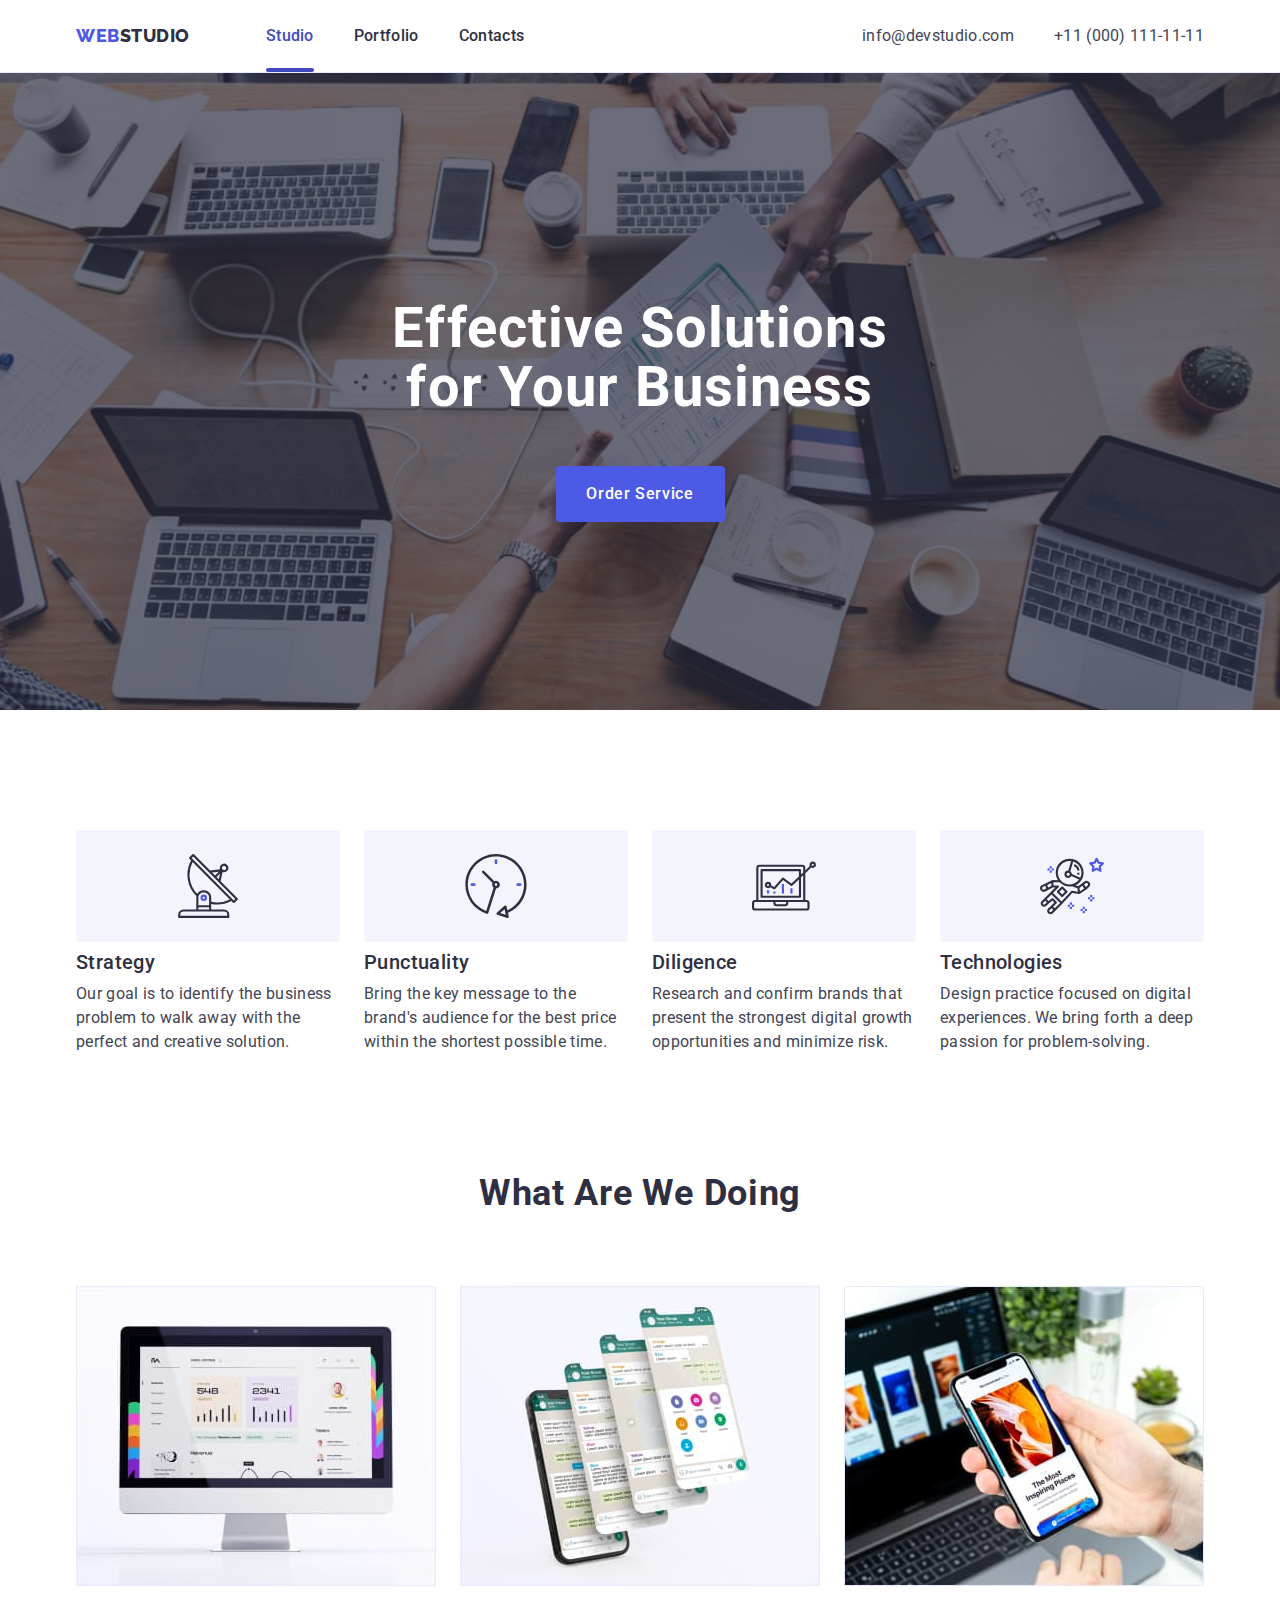
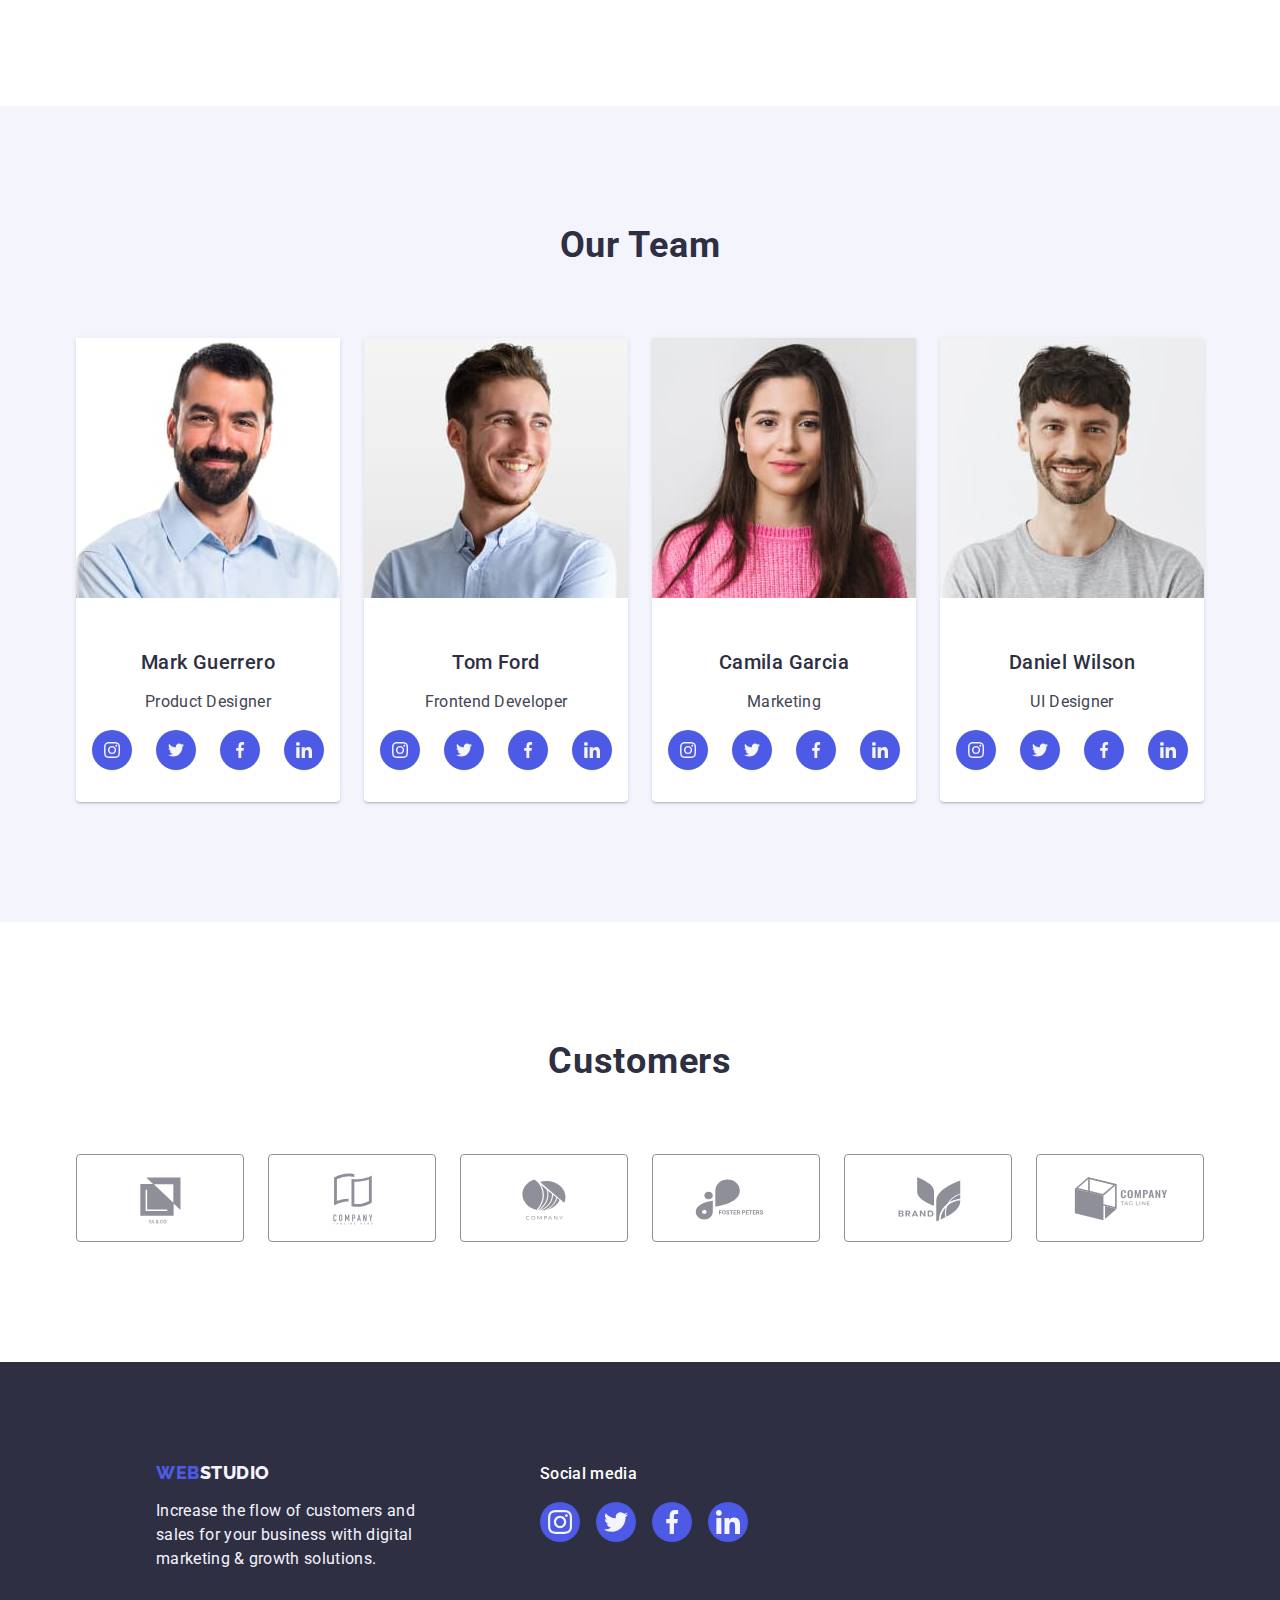
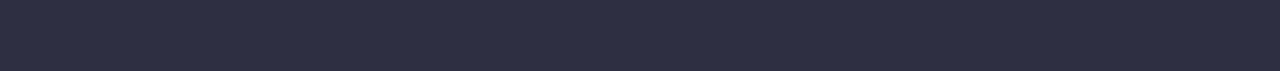
<file: index.html>
<!DOCTYPE html>
<html lang="en">
  <head>
    <meta charset="UTF-8" />
    <meta http-equiv="X-UA-Compatible" content="IE=edge" />
    <meta name="viewport" content="width=device-width, initial-scale=1.0" />
    <title>Document</title>
    <link rel="stylesheet" href="https://cdn.jsdelivr.net/npm/modern-normalize@1.1.0/modern-normalize.min.css" />
    <!-- Font sizes -->
    <link rel="preconnect" href="https://fonts.googleapis.com" />
    <link rel="preconnect" href="https://fonts.gstatic.com" crossorigin />
    <link
      href="https://fonts.googleapis.com/css2?family=Montserrat:wght@400;700&family=Raleway:wght@800&family=Roboto:wght@400;500;700&display=swap"
      rel="stylesheet"
    />
    <link rel="stylesheet" href="./css/styles.css" />
  </head>

  <body class="body">
    <!-- HEADER -->
    <header class="header">
      <div class="header-container container">
        <nav class="menu-nav list">
          <a class="logo link" href="./index.html"> Web<span class="logo-header">Studio</span></a>
          <ul class="header-list list">
            <li class="header-nav-item">
              <a class="header-menu-link current-link" href="./index.html">Studio</a>
            </li>
            <li class="header-nav-item">
              <a class="header-menu-link" href="./portfolio.html">Portfolio</a>
            </li>
            <li class="header-nav-item">
              <a class="header-menu-link" href="">Contacts</a>
            </li>
          </ul>
        </nav>
        <address class="address">
          <ul class="address-list list">
            <li class="contact-item">
              <a class="header-link link" href="mailto:info@devstudio.com">info@devstudio.com</a>
            </li>
            <li class="contact-item">
              <a class="header-link link" href="tel:+110001111111">+11 (000) 111-11-11</a>
            </li>
          </ul>
        </address>
      </div>
    </header>
    <!-- Main -->
    <main class="main">
      <section class="main-section">
        <div class="container">
          <h1 class="main-title">Effective Solutions for Your Business</h1>
          <button class="button-order" type="button" data-modal-open>Order Service</button>
        </div>
      </section>
      <!-- About -->
      <section class="about">
        <div class="container">
          <h2 class="about-features" hidden>Features</h2>
          <ul class="about-list list">
            <li class="about-icon">
              <div class="features-icon">
                <svg class="about-icon-style" width="64" height="64">
                  <use href="./images/icons.svg#antenna"></use>
                </svg>
              </div>
              <h3 class="about-header">Strategy</h3>
              <p class="body-text">
                Our goal is to identify the business problem to walk away with the perfect and creative solution.
              </p>
            </li>
            <li class="about-icon">
              <div class="features-icon">
                <svg class="about-icon-style" width="64" height="64">
                  <use href="./images/icons.svg#punctuality"></use>
                </svg>
              </div>
              <h3 class="about-header">Punctuality</h3>
              <p class="body-text">
                Bring the key message to the brand's audience for the best price within the shortest possible time.
              </p>
            </li>
            <li class="about-icon">
              <div class="features-icon">
                <svg class="about-icon-style" width="64" height="64">
                  <use href="./images/icons.svg#diligence"></use>
                </svg>
              </div>
              <h3 class="about-header">Diligence</h3>
              <p class="body-text">
                Research and confirm brands that present the strongest digital growth opportunities and minimize risk.
              </p>
            </li>
            <li class="about-icon">
              <div class="features-icon">
                <svg class="about-icon-style" width="64" height="64">
                  <use href="./images/icons.svg#technologies"></use>
                </svg>
              </div>
              <h3 class="about-header">Technologies</h3>
              <p class="body-text">
                Design practice focused on digital experiences. We bring forth a deep passion for problem-solving.
              </p>
            </li>
          </ul>
        </div>
      </section>
      <!-- We doing -->
      <section class="doing">
        <div class="container">
          <h2 class="doing-title">What are we doing</h2>
          <ul class="doing-list list">
            <li class="doing-list-img">
              <img src="./images/imac.jpg" alt="desktop" width="360" height="300" />
            </li>
            <li class="doing-list-img">
              <img src="./images/app.jpg" alt="application" width="360" height="300" />
            </li>
            <li class="doing-list-img">
              <img src="./images/mob.jpg" alt="smartphone" width="360" height="300" />
            </li>
          </ul>
        </div>
      </section>
      <!-- OUR TEAM -->
      <section class="team">
        <div class="container">
          <h2 class="team-title">Our Team</h2>
          <ul class="team-list list">
            <li class="team-list-card">
              <img src="./images/guerrero.jpg" alt="Product-Designer" width="264" height="260" />
              <div class="team-text">
                <h3 class="team-header">Mark Guerrero</h3>
                <p class="team-body-text">Product Designer</p>
                <ul class="team-social">
                  <li class="team-social-item">
                    <a
                      class="social-link-team"
                      href=""
                      target="_blank"
                      rel="noopener n0-referrer"
                      aria-label="instagram"
                    >
                      <svg class="social-icon" width="16" height="16">
                        <use href="./images/icons.svg#instagram"></use>
                      </svg>
                    </a>
                  </li>
                  <li class="team-social-item">
                    <a class="social-link-team" href="" target="_blank" rel="noopener n0-referrer" aria-label="twitter">
                      <svg class="social-icon" width="16" height="16">
                        <use href="./images/icons.svg#twitter"></use>
                      </svg>
                    </a>
                  </li>
                  <li class="team-social-item">
                    <a
                      class="social-link-team"
                      href=""
                      target="_blank"
                      rel="noopener n0-referrer"
                      aria-label="facebook"
                    >
                      <svg class="social-icon" width="16" height="16">
                        <use href="./images/icons.svg#facebook"></use>
                      </svg>
                    </a>
                  </li>
                  <li class="team-social-item">
                    <a
                      class="social-link-team"
                      href=""
                      target="_blank"
                      rel="noopener n0-referrer"
                      aria-label="linkedin"
                    >
                      <svg class="social-icon" width="16" height="16">
                        <use href="./images/icons.svg#linkedin"></use>
                      </svg>
                    </a>
                  </li>
                </ul>
              </div>
            </li>
            <li class="team-list-card">
              <img src="./images/ford.jpg" alt="Tom-Ford" width="264" height="260" />
              <div class="team-text">
                <h3 class="team-header">Tom Ford</h3>
                <p class="team-body-text">Frontend Developer</p>

                <ul class="team-social">
                  <li class="team-social-item">
                    <a
                      class="social-link-team"
                      href=""
                      target="_blank"
                      rel="noopener n0-referrer"
                      aria-label="instagram"
                    >
                      <svg class="social-icon" width="16" height="16">
                        <use href="./images/icons.svg#instagram"></use>
                      </svg>
                    </a>
                  </li>
                  <li class="team-social-item">
                    <a class="social-link-team" href="" target="_blank" rel="noopener n0-referrer" aria-label="twitter">
                      <svg class="social-icon" width="16" height="16">
                        <use href="./images/icons.svg#twitter"></use>
                      </svg>
                    </a>
                  </li>
                  <li class="team-social-item">
                    <a
                      class="social-link-team"
                      href=""
                      target="_blank"
                      rel="noopener n0-referrer"
                      aria-label="facebook"
                    >
                      <svg class="social-icon" width="16" height="16">
                        <use href="./images/icons.svg#facebook"></use>
                      </svg>
                    </a>
                  </li>
                  <li class="team-social-item">
                    <a
                      class="social-link-team"
                      href=""
                      target="_blank"
                      rel="noopener n0-referrer"
                      aria-label="linkedin"
                    >
                      <svg class="social-icon" width="16" height="16">
                        <use href="./images/icons.svg#linkedin"></use>
                      </svg>
                    </a>
                  </li>
                </ul>
              </div>
            </li>
            <li class="team-list-card">
              <img src="./images/garcia.jpg" alt="Camila-Garcia" width="264" height="260" />
              <div class="team-text">
                <h3 class="team-header">Camila Garcia</h3>
                <p class="team-body-text">Marketing</p>

                <ul class="team-social">
                  <li class="team-social-item">
                    <a
                      class="social-link-team"
                      href=""
                      target="_blank"
                      rel="noopener n0-referrer"
                      aria-label="instagram"
                    >
                      <svg class="social-icon" width="16" height="16">
                        <use href="./images/icons.svg#instagram"></use>
                      </svg>
                    </a>
                  </li>
                  <li class="team-social-item">
                    <a class="social-link-team" href="" target="_blank" rel="noopener n0-referrer" aria-label="twitter">
                      <svg class="social-icon" width="16" height="16">
                        <use href="./images/icons.svg#twitter"></use>
                      </svg>
                    </a>
                  </li>
                  <li class="team-social-item">
                    <a
                      class="social-link-team"
                      href=""
                      target="_blank"
                      rel="noopener n0-referrer"
                      aria-label="facebook"
                    >
                      <svg class="social-icon" width="16" height="16">
                        <use href="./images/icons.svg#facebook"></use>
                      </svg>
                    </a>
                  </li>
                  <li class="team-social-item">
                    <a
                      class="social-link-team"
                      href=""
                      target="_blank"
                      rel="noopener n0-referrer"
                      aria-label="linkedin"
                    >
                      <svg class="social-icon" width="16" height="16">
                        <use href="./images/icons.svg#linkedin"></use>
                      </svg>
                    </a>
                  </li>
                </ul>
              </div>
            </li>
            <li class="team-list-card">
              <img src="./images/wilson.jpg" alt="Daniel-Wilson" width="264" height="260" />
              <div class="team-text">
                <h3 class="team-header">Daniel Wilson</h3>
                <p class="team-body-text">UI Designer</p>
                <ul class="team-social">
                  <li class="team-social-item">
                    <a
                      class="social-link-team"
                      href=""
                      target="_blank"
                      rel="noopener n0-referrer"
                      aria-label="instagram"
                    >
                      <svg class="social-icon" width="16" height="16">
                        <use href="./images/icons.svg#instagram"></use>
                      </svg>
                    </a>
                  </li>
                  <li class="team-social-item">
                    <a class="social-link-team" href="" target="_blank" rel="noopener n0-referrer" aria-label="twitter">
                      <svg class="social-icon" width="16" height="16">
                        <use href="./images/icons.svg#twitter"></use>
                      </svg>
                    </a>
                  </li>
                  <li class="team-social-item">
                    <a
                      class="social-link-team"
                      href=""
                      target="_blank"
                      rel="noopener n0-referrer"
                      aria-label="facebook"
                    >
                      <svg class="social-icon" width="16" height="16">
                        <use href="./images/icons.svg#facebook"></use>
                      </svg>
                    </a>
                  </li>
                  <li class="team-social-item">
                    <a
                      class="social-link-team"
                      href=""
                      target="_blank"
                      rel="noopener n0-referrer"
                      aria-label="linkedin"
                    >
                      <svg class="social-icon" width="16" height="16">
                        <use href="./images/icons.svg#linkedin"></use>
                      </svg>
                    </a>
                  </li>
                </ul>
              </div>
            </li>
          </ul>
        </div>
      </section>

      <!-- CUSTOMERS -->
      <section class="customers">
        <div class="container">
          <h2 class="customers-title">Customers</h2>
          <ul class="customers-list list">
            <li class="customers-list-card">
              <a class="customers-list-link" href="" target="_blank" rel="noopener n0-referrer" aria-label="client1">
                <svg class="customers-icon" width="104" height="56">
                  <use href="./images/icons.svg#client1"></use>
                </svg>
              </a>
            </li>
            <li class="customers-list-card">
              <a class="customers-list-link" href="" target="_blank" rel="noopener n0-referrer" aria-label="client2">
                <svg class="customers-icon" width="104" height="56">
                  <use href="./images/icons.svg#client2"></use>
                </svg>
              </a>
            </li>
            <li class="customers-list-card">
              <a class="customers-list-link" href="" target="_blank" rel="noopener n0-referrer" aria-label="client3">
                <svg class="customers-icon" width="104" height="56">
                  <use href="./images/icons.svg#client3"></use>
                </svg>
              </a>
            </li>
            <li class="customers-list-card">
              <a class="customers-list-link" href="" target="_blank" rel="noopener n0-referrer" aria-label="client4">
                <svg class="customers-icon" width="104" height="56">
                  <use href="./images/icons.svg#client4"></use>
                </svg>
              </a>
            </li>
            <li class="customers-list-card">
              <a class="customers-list-link" href="" target="_blank" rel="noopener n0-referrer" aria-label="client5">
                <svg class="customers-icon" width="104" height="56">
                  <use href="./images/icons.svg#client5"></use>
                </svg>
              </a>
            </li>
            <li class="customers-list-card">
              <a class="customers-list-link" href="" target="_blank" rel="noopener n0-referrer" aria-label="client6">
                <svg class="customers-icon" width="104" height="56">
                  <use href="./images/icons.svg#client6"></use>
                </svg>
              </a>
            </li>
          </ul>
        </div>
      </section>
    </main>

    <!-- FOOTER -->
    <footer class="footer">
      <div class="footer-container">
        <div class="footer-logo">
          <a class="logo-link" href="./index.html"> Web<span class="logo-footer">Studio</span></a>
          <p class="footer-text">
            Increase the flow of customers and sales for your business with digital marketing & growth solutions.
          </p>
        </div>

        <div class="social-links">
          <p class="footer-social-title">Social media</p>
          <ul class="footer-social-list">
            <li class="footer-social-card">
              <a class="social-link" href="" target="_blank" rel="noopener n0-referrer" aria-label="instagram">
                <svg class="social-icon" width="24" height="24">
                  <use href="./images/icons.svg#instagram"></use>
                </svg>
              </a>
            </li>
            <li class="footer-social-card">
              <a class="social-link" href="" target="_blank" rel="noopener n0-referrer" aria-label="twitter">
                <svg class="social-icon" width="24" height="24">
                  <use href="./images/icons.svg#twitter"></use>
                </svg>
              </a>
            </li>
            <li class="footer-social-card">
              <a class="social-link" href="" target="_blank" rel="noopener n0-referrer" aria-label="facebook">
                <svg class="social-icon" width="24" height="24">
                  <use href="./images/icons.svg#facebook"></use>
                </svg>
              </a>
            </li>
            <li class="footer-social-card">
              <a class="social-link" href="" target="_blank" rel="noopener n0-referrer" aria-label="linkedin">
                <svg class="social-icon" width="24" height="24">
                  <use href="./images/icons.svg#linkedin"></use>
                </svg>
              </a>
            </li>
          </ul>
        </div>
      </div>
    </footer>

    <!-- Modal window -->

    <div class="backdrop is-hidden" data-modal>
      <div class="modal">
        <button class="modal-close-btn" type="button" data-modal-close>
          <svg class="modal-close-icon" width="8" height="8">
            <use href="./images/icons.svg#close-black"></use>
          </svg>
        </button>
      </div>
    </div>
    <script src="./js/modal.js"></script>
  </body>
</html>
</file>
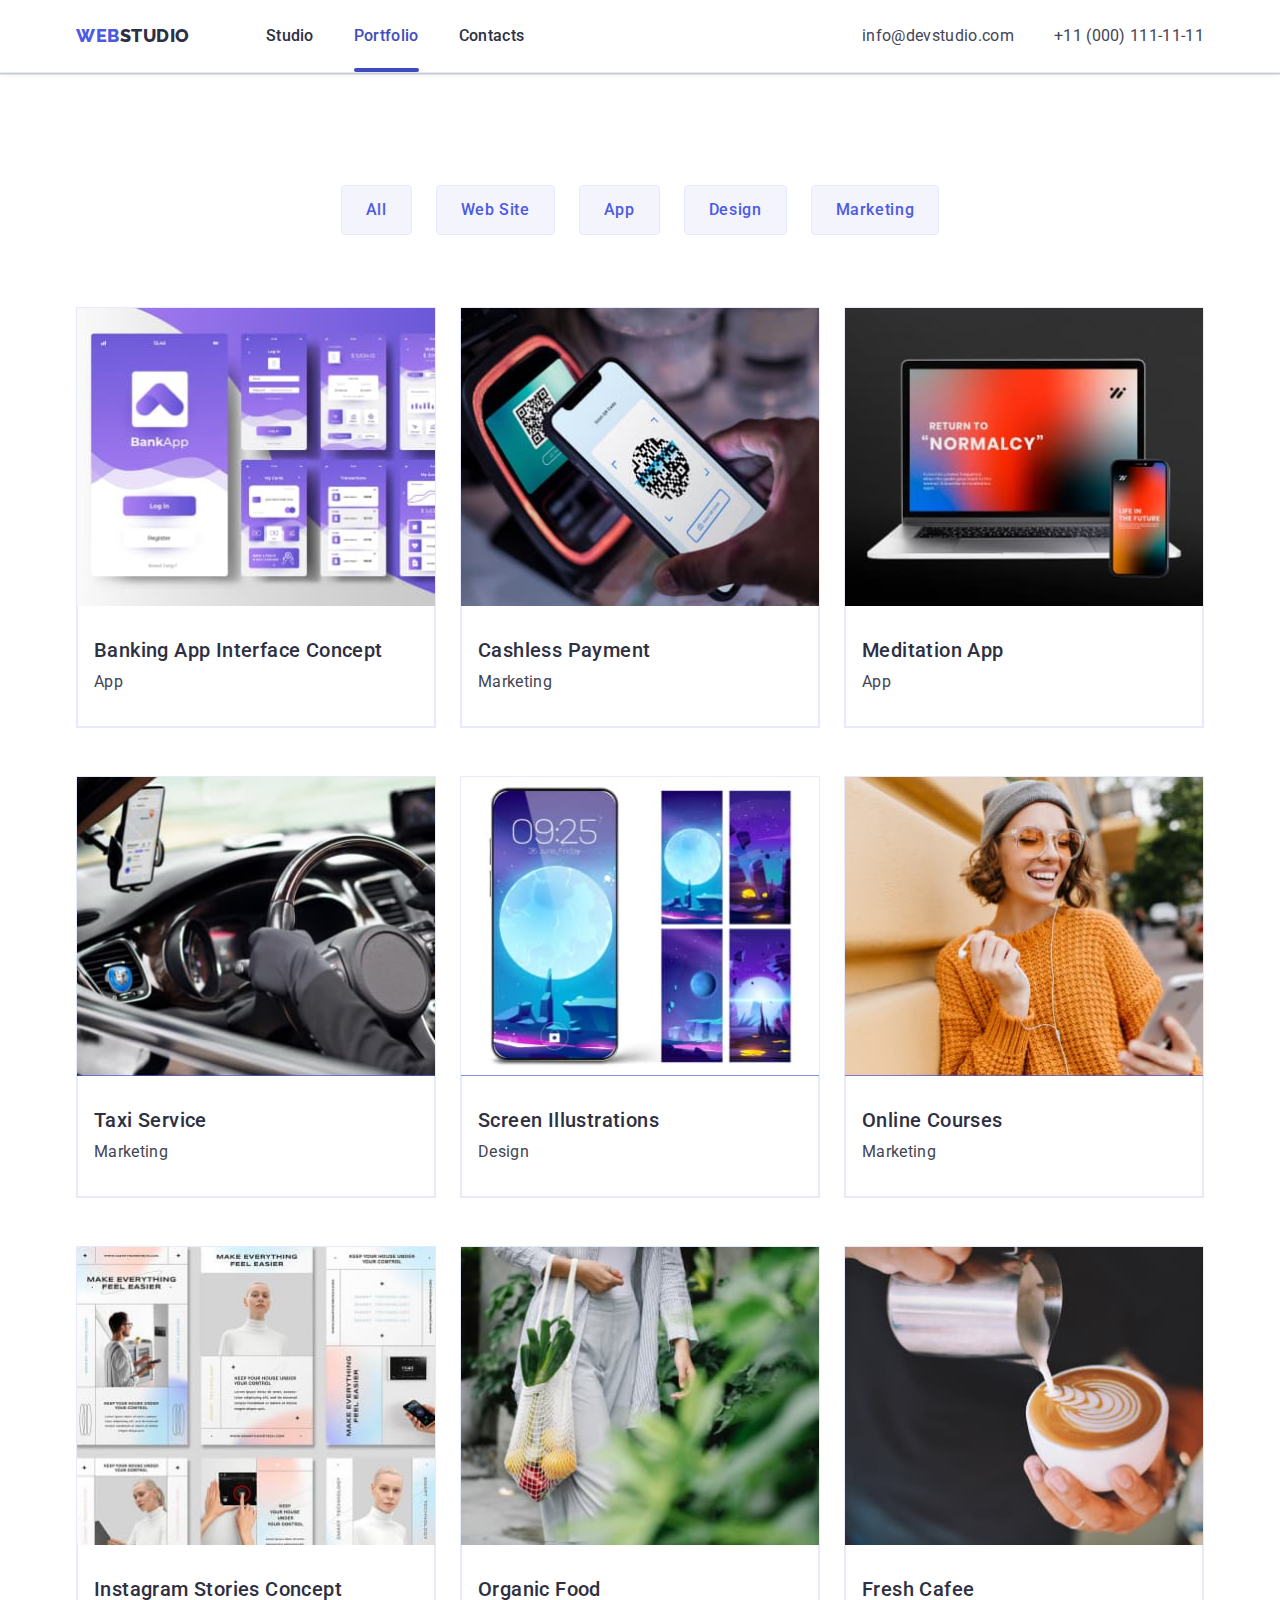
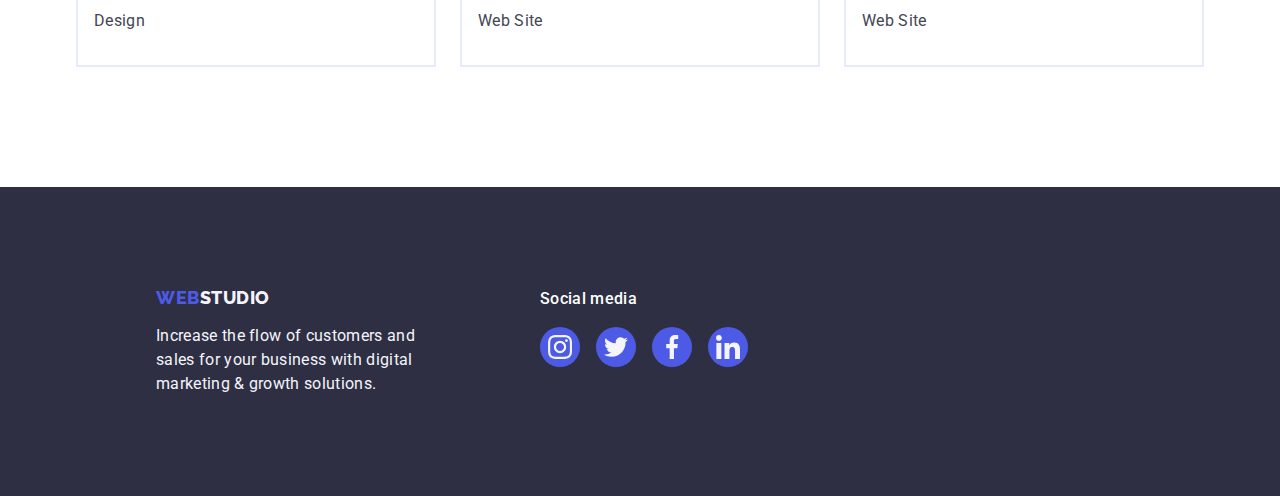
<file: portfolio.html>
<!DOCTYPE html>
<html lang="en">
  <head>
    <meta charset="UTF-8" />
    <meta http-equiv="X-UA-Compatible" content="IE=edge" />
    <meta name="viewport" content="width=device-width, initial-scale=1.0" />
    <title>Document</title>
    <link rel="stylesheet" href="https://cdn.jsdelivr.net/npm/modern-normalize@1.1.0/modern-normalize.min.css" />
    <!-- Font sizes -->
    <link rel="preconnect" href="https://fonts.googleapis.com" />
    <link rel="preconnect" href="https://fonts.gstatic.com" crossorigin />
    <link
      href="https://fonts.googleapis.com/css2?family=Montserrat:wght@400;700&family=Raleway:wght@800&family=Roboto:wght@400;500;700&display=swap"
      rel="stylesheet"
    />

    <link rel="stylesheet" href="./css/styles.css" />
  </head>
  <body>
    <!-- Header -->
    <header class="header">
      <div class="header-container container">
        <nav class="menu-nav list">
          <a class="logo link" href="./index.html"> Web<span class="logo-header">Studio</span></a>
          <ul class="header-list list">
            <li class="header-nav-item">
              <a class="header-menu-link" href="./index.html">Studio</a>
            </li>
            <li class="header-nav-item">
              <a class="header-menu-link current-link" href="./portfolio.html">Portfolio</a>
            </li>
            <li class="header-nav-item">
              <a class="header-menu-link" href="">Contacts</a>
            </li>
          </ul>
        </nav>
        <address class="address">
          <ul class="address-list list">
            <li class="contact-item">
              <a class="header-link link" href="mailto:info@devstudio.com">info@devstudio.com</a>
            </li>
            <li class="contact-item">
              <a class="header-link link" href="tel:+110001111111">+11 (000) 111-11-11</a>
            </li>
          </ul>
        </address>
      </div>
    </header>
    <!-- Filters -->
    <main>
      <section class="filters">
        <div class="container">
          <h1 hidden>Filters Portfolio</h1>
          <ul class="button-list-filters">
            <li><button class="filter-button" type="button">All</button></li>
            <li><button class="filter-button" type="button">Web Site</button></li>
            <li><button class="filter-button" type="button">App</button></li>
            <li><button class="filter-button" type="button">Design</button></li>
            <li><button class="filter-button" type="button">Marketing</button></li>
          </ul>
          <ul class="portfolio-list">
            <li class="portfolio link">
              <a class="portfolio-item link" href="">
                <div class="portfolio-overlay">
                  <img src="./images/portfolio/banking.jpg" alt="banking" width="360" height="300" />
                  <p class="overlay">
                    14 Stylish and User-Friendly App Design Concepts · Task Manager App · Calorie Tracker App · Exotic
                    Fruit Ecommerce App · Cloud Storage App
                  </p>
                </div>
                <div class="portfolio-project-content">
                  <h2 class="about-header">Banking App Interface Concept</h2>
                  <p class="body-text">App</p>
                </div>
              </a>
            </li>
            <li class="portfolio link">
              <a class="portfolio-item link" href="">
                <div class="portfolio-overlay">
                  <img src="./images/portfolio/cashless.jpg" alt="cashless" width="360" height="300" />
                  <p class="overlay">
                    14 Stylish and User-Friendly App Design Concepts · Task Manager App · Calorie Tracker App · Exotic
                    Fruit Ecommerce App · Cloud Storage App
                  </p>
                </div>
                <div class="portfolio-project-content">
                  <h2 class="about-header">Cashless Payment</h2>
                  <p class="body-text">Marketing</p>
                </div>
              </a>
            </li>
            <li class="portfolio link">
              <a class="portfolio-item link" href="">
                <div class="portfolio-overlay">
                  <img src="./images/portfolio/meditation.jpg" alt="meditation" width="360" height="300" />
                  <p class="overlay">
                    14 Stylish and User-Friendly App Design Concepts · Task Manager App · Calorie Tracker App · Exotic
                    Fruit Ecommerce App · Cloud Storage App
                  </p>
                </div>
                <div class="portfolio-project-content">
                  <h2 class="about-header">Meditation App</h2>
                  <p class="body-text">App</p>
                </div>
              </a>
            </li>
            <li class="portfolio link">
              <a class="portfolio-item link" href="">
                <div class="portfolio-overlay">
                  <img src="./images/portfolio/taxi1.jpg" alt="taxi" width="360" height="300" />
                  <p class="overlay">
                    14 Stylish and User-Friendly App Design Concepts · Task Manager App · Calorie Tracker App · Exotic
                    Fruit Ecommerce App · Cloud Storage App
                  </p>
                </div>
                <div class="portfolio-project-content">
                  <h2 class="about-header">Taxi Service</h2>
                  <p class="body-text">Marketing</p>
                </div>
              </a>
            </li>
            <li class="portfolio link">
              <a class="portfolio-item link" href="">
                <div class="portfolio-overlay">
                  <img src="./images/portfolio/screen1.jpg" alt="screen" width="360" height="300" />
                  <p class="overlay">
                    14 Stylish and User-Friendly App Design Concepts · Task Manager App · Calorie Tracker App · Exotic
                    Fruit Ecommerce App · Cloud Storage App
                  </p>
                </div>
                <div class="portfolio-project-content">
                  <h2 class="about-header">Screen Illustrations</h2>
                  <p class="body-text">Design</p>
                </div>
              </a>
            </li>
            <li class="portfolio link">
              <a class="portfolio-item link" href="">
                <div class="portfolio-overlay">
                  <img src="./images/portfolio/online1.jpg" alt="onliine" width="360" height="300" />
                  <p class="overlay">
                    14 Stylish and User-Friendly App Design Concepts · Task Manager App · Calorie Tracker App · Exotic
                    Fruit Ecommerce App · Cloud Storage App
                  </p>
                </div>
                <div class="portfolio-project-content">
                  <h2 class="about-header">Online Courses</h2>
                  <p class="body-text">Marketing</p>
                </div>
              </a>
            </li>
            <li class="portfolio link">
              <a class="portfolio-item link" href="">
                <div class="portfolio-overlay">
                  <img src="./images/portfolio/instagram1.jpg" alt="instagram" width="360" height="300" />
                  <p class="overlay">
                    14 Stylish and User-Friendly App Design Concepts · Task Manager App · Calorie Tracker App · Exotic
                    Fruit Ecommerce App · Cloud Storage App
                  </p>
                </div>
                <div class="portfolio-project-content">
                  <h2 class="about-header">Instagram Stories Concept</h2>
                  <p class="body-text">Design</p>
                </div>
              </a>
            </li>
            <li class="portfolio link">
              <a class="portfolio-item link" href="">
                <div class="portfolio-overlay">
                  <img src="./images/portfolio/organic1.jpg" alt="organic" width="360" height="300" />
                  <p class="overlay">
                    14 Stylish and User-Friendly App Design Concepts · Task Manager App · Calorie Tracker App · Exotic
                    Fruit Ecommerce App · Cloud Storage App
                  </p>
                </div>
                <div class="portfolio-project-content">
                  <h2 class="about-header">Organic Food</h2>
                  <p class="body-text">Web Site</p>
                </div>
              </a>
            </li>
            <li class="portfolio link">
              <a class="portfolio-item link" href="">
                <div class="portfolio-overlay">
                  <img src="./images/portfolio/fresh1.jpg" alt="organic" width="360" height="300" />
                  <p class="overlay">
                    14 Stylish and User-Friendly App Design Concepts · Task Manager App · Calorie Tracker App · Exotic
                    Fruit Ecommerce App · Cloud Storage App
                  </p>
                </div>
                <div class="portfolio-project-content">
                  <h2 class="about-header">Fresh Cafee</h2>
                  <p class="body-text">Web Site</p>
                </div>
              </a>
            </li>
          </ul>
        </div>
      </section>
    </main>
    <!-- Footer -->
    <footer class="footer">
      <div class="footer-container">
        <div class="footer-logo">
          <a class="logo-link" href="./index.html"> Web<span class="logo-footer">Studio</span></a>
          <p class="footer-text">
            Increase the flow of customers and sales for your business with digital marketing & growth solutions.
          </p>
        </div>

        <div class="social-links">
          <p class="footer-social-title">Social media</p>
          <ul class="footer-social-list">
            <li class="footer-social-card">
              <a class="social-link" href="" target="_blank" rel="noopener n0-referrer" aria-label="instagram">
                <svg class="social-icon" width="24" height="24">
                  <use href="./images/icons.svg#instagram"></use>
                </svg>
              </a>
            </li>
            <li class="footer-social-card">
              <a class="social-link" href="" target="_blank" rel="noopener n0-referrer" aria-label="twitter">
                <svg class="social-icon" width="24" height="24">
                  <use href="./images/icons.svg#twitter"></use>
                </svg>
              </a>
            </li>
            <li class="footer-social-card">
              <a class="social-link" href="" target="_blank" rel="noopener n0-referrer" aria-label="facebook">
                <svg class="social-icon" width="24" height="24">
                  <use href="./images/icons.svg#facebook"></use>
                </svg>
              </a>
            </li>
            <li class="footer-social-card">
              <a class="social-link" href="" target="_blank" rel="noopener n0-referrer" aria-label="linkedin">
                <svg class="social-icon" width="24" height="24">
                  <use href="./images/icons.svg#linkedin"></use>
                </svg>
              </a>
            </li>
          </ul>
        </div>
      </div>
    </footer>
  </body>
</html>
</file>
<file: css/styles.css>
:root {
  /* Fonts */

  /* Colors */
  --ctas-links-color: #4d5ae5;
  --ctas-color: #404bbf;
  --overlays-color: #2e2f42;
  --valid-fields-color: #31d0aa;
  --body-text-color: #434455;
  --helper-text-color: #8e8f99;
  --subtle-background-color: #e7e9fc;
  --color-cloud: #f4f4fd;
  --background-color: #ffffff;
  --modal-background-color: #fcfcfc;

  /* Others */
}

body {
  font-family: "Roboto", sans-serif;
  color: #434455;
  background-color: #ffffff;
}

*,
*::before,
*::after {
  box-sizing: border-box;
}

.container {
  width: 1158px;
  padding-left: 15px;
  padding-right: 15px;
  margin: 0 auto;
}

img {
  display: block;
  max-width: 100%;
  height: auto;
}

/* HEADER styles */

.header {
  border-bottom: 1px solid #e7e9fc;
  box-shadow: 0 2px 1px rgba(46, 47, 66, 0.08), 0px 1px 1px rgba(46, 47, 66, 0.16), 0px 1px 6px rgba(46, 47, 66, 0.08);
}

.header-container {
  display: flex;
  align-items: center;
}

.header-list {
  list-style: none;
  display: flex;
  gap: 40px;
  padding: 0;
  margin: 0;
}

.contact-item {
  padding-top: 24px;
  padding-bottom: 24px;
}

.link {
  text-decoration: none;
}

.header-link:hover,
.header-link:focus {
  color: var(--ctas-color);
  transition: color 250ms cubic-bezier(0.4, 0, 0.2, 1);
}

.header-nav-item .header-menu-link:hover,
.header-nav-item .header-menu-link:focus {
  color: var(--ctas-color);
  transition: color 250ms cubic-bezier(0.4, 0, 0.2, 1);
}

.header-nav-item:not(:last-child) {
  margin-rifgt: 0;
}

.current-link::after {
  content: "";
  position: absolute;
  display: block;
  width: 100%;
  height: 4px;
  left: 0;
  bottom: -3px;

  background-color: var(--ctas-color);
  border-radius: 2px;
}

.address .address-list {
  list-style: none;
  color: var(--overlays-color);
  display: flex;
  gap: 40px;
  padding: 0;
  margin: 0;
}

.address {
  font-style: normal;
}

.header-link {
  font-family: "Roboto";
  font-style: normal;
  font-weight: 400;
  font-size: 16px;
  line-height: 1.5;
  letter-spacing: 0.02em;
  color: var(--body-text-color);
  transition: color 250ms cubic-bezier(0.4, 0, 0.2, 1);
}

.logo-header {
  color: var(--overlays-color);
  font-family: "Raleway";
  font-weight: 800;
  font-size: 18px;
  line-height: 1.17;
  letter-spacing: 0.03em;
  text-transform: uppercase;
}
.logo {
  font-family: "Raleway";
  font-weight: 800;
  font-size: 18px;
  line-height: 1.17;
  letter-spacing: 0.03em;
  text-transform: uppercase;
  color: var(--ctas-links-color);
  margin-right: 76px;
}

.header-menu-link {
  font-family: "Roboto";
  font-style: normal;
  font-weight: 500;
  font-size: 16px;
  line-height: 1.5;
  letter-spacing: 0.02em;
  color: var(--overlays-color);
  padding: 24px 0;
  position: relative;
  transition: color 250ms cubic-bezier(0.4, 0, 0.2, 1);
}
.menu-nav {
  list-style: none;
  display: flex;
  margin-right: auto;
  align-items: center;
}
.header-menu-link {
  text-decoration: none;
}
.current-link {
  font-family: "Roboto";
  font-style: normal;
  font-weight: 500;
  font-size: 16px;
  line-height: 1.5;
  letter-spacing: 0.02em;
  color: var(--ctas-color);
}
/* Main */

.main-section {
  background: var(--overlays-color);
  padding: 188px 0;
  align-items: center;
  max-width: 1440px;
  margin-left: auto;
  margin-right: auto;
  background-image: linear-gradient(rgba(46, 47, 66, 0.7), rgba(46, 47, 66, 0.7)), url("../images/people-office1.jpg");
  background-size: cover;
  background-position: center, center;
  background-repeat: no-repeat;
}

.main-title {
  color: var(--background-color);
  font-family: var(--font-family);
  font-style: normal;
  font-weight: 700;
  font-size: 56px;
  line-height: 1.07;
  text-align: center;
  letter-spacing: 0.02em;
  max-width: 496px;
  margin-left: auto;
  margin-right: auto;
  margin-bottom: 48px;
}
.button-order {
  cursor: pointer;
  color: var(--background-color);
  background: var(--ctas-links-color);
  font-family: "Roboto", sans-serif;
  font-weight: 500;
  font-size: 16px;
  line-height: 1.5;
  align-items: center;
  letter-spacing: 0.04em;
  min-width: 169px;
  height: 56px;
  border-radius: 4px;
  display: block;
  border: none;
  margin: 0 auto;
  transition: background-color 250ms cubic-bezier(0.4, 0, 0.2, 1);
}

.button-order:hover,
.button-order:focus {
  color: var(--background-color);
  background-color: var(--ctas-color);
  transition: color 250ms cubic-bezier(0.4, 0, 0.2, 1);
}

/* About styles */

.about {
  padding: 120px 0;
  align-items: center;
}

.about-list {
  list-style: none;
  display: flex;
  gap: 24px;
  align-items: center;
  margin: 0;
  padding: 0;
}

.features-icon {
  display: flex;
  align-items: center;
  justify-content: center;
  height: 112px;
  width: 264px;
  background-color: #f4f4fd;
  border-radius: 4px;
  margin-bottom: 8px;
}
/* .about-icon {
  /* content: "";
  display: block; */
/* background-size: contain;
  background-repeat: no-repeat;
  background-position: center; */

/* 
.about-link:nth-child(1):before {
  background-image: url(../css/icons/strategy.svg);
}
.about-link:nth-child(2):before {
  background-image: url(../css/icons/punctuality.svg);
}
.about-link:nth-child(3):before {
  background-image: url(../css/icons/diligence.svg);
}
.about-link:nth-child(4):before {
  background-image: url(../css/icons/technologies.svg);
} */

.link {
  text-decoration: none;
}

.body-text {
  color: var(--body-text-color);
  font-size: 16px;
  font-family: "Roboto";
  font-weight: 400;
  font-style: normal;
  line-height: 1.5;
  letter-spacing: 0.02em;
  margin-top: 8px;
  margin-bottom: 0;
}
.main-title {
  font-size: 56px;
  font-family: "Roboto";
  font-weight: 700;
  font-style: normal;
  line-height: 1.07;
  letter-spacing: 0.02em;
  text-decoration: none;
  text-transform: none;
  text-align: center;
}

.team-title {
  color: var(--overlays-color);
  font-family: "Roboto";
  font-style: normal;
  font-weight: 700;
  font-size: 36px;
  line-height: 1.11;
  text-align: center;
  letter-spacing: 0.02em;
  text-transform: capitalize;
  margin-bottom: 72px;
  margin-top: 0;
}
.team-header {
  color: var(--overlays-color);
  font-family: "Roboto";
  font-style: normal;
  font-weight: 500;
  font-size: 20px;
  line-height: 1.2;
  text-align: center;
  letter-spacing: 0.02em;
  margin-bottom: 8px;
}
.team-list-card {
  background-color: var(--background-color);
  border-radius: 0px 0px 4px 4px;
  width: calc((100% - 72px) / 4);
  box-shadow: 0px 1px 6px rgba(46, 47, 66, 0.08), 0px 1px 1px rgba(46, 47, 66, 0.16), 0px 2px 1px rgba(46, 47, 66, 0.08);
  border-radius: 0px 0px 4px 4px;
}

.team-text {
  padding: 32px 0;
}
.team-body-text {
  color: var(--body-text-color);
  font-size: 16px;
  font-family: "Roboto";
  font-weight: 400;
  font-style: normal;
  line-height: 1.5;
  letter-spacing: 0.02em;
  text-align: center;
}

.team {
  background-color: var(--color-cloud);
  padding: 120px 0;
  align-items: center;
}
.team-list {
  display: flex;
  gap: 24px;
  margin: 0;
  padding: 0;
}

/* DOING section */

.doing {
  padding-bottom: 120px;
  align-items: center;
}

.doing-title {
  color: var(--overlays-color);
  font-size: 36px;
  font-family: "Roboto";
  font-weight: 700;
  font-style: normal;
  line-height: 1.11;
  letter-spacing: 0.02em;
  text-align: center;
  text-decoration: none;
  text-transform: capitalize;
  align-items: center;
  margin-bottom: 72px;
  margin-top: 0;
}
.doing-list {
  list-style: none;
  display: flex;
  gap: 24px;
  align-items: center;
  margin: 0;
  padding: 0;
}

.doing-list-img {
  width: calc((100%-48px) / 3);
}

/* OUR TEAM section */

.team-list {
  list-style: none;
}
.button-list {
  list-style: none;
  display: flex;
  flex-direction: row;
  justify-content: center;
  padding-top: 96px;
  gap: 24px;
}

.team-social {
  list-style: none;
  display: flex;
  gap: 24px;
  flex-direction: row;
  margin: 0;
  padding: 0;
  align-items: center;
  justify-content: center;
}

.team-social-item {
  width: 40px;
  height: 40px;
}
.social-link-team {
  list-style: none;
  display: flex;
  flex-direction: row;
  align-items: center;
  justify-content: center;
  width: 100%;
  height: 100%;
  background-color: #4d5ae5;
  border-radius: 50%;
  transition: background-color 250ms cubic-bezier(0.4, 0, 0.2, 1);
}

.social-link-team:hover,
.social-link-team:focus {
  background-color: #404bbf;
  transition: color 250ms cubic-bezier(0.4, 0, 0.2, 1);
}

/* Main Portfolio */

.filters {
  padding: 96px 0 120px;

  .portfolio-list {
    list-style: none;
    display: flex;
    flex-wrap: wrap;
    flex-direction: row;
    align-items: flex-start;
    padding: 0;
    column-gap: 24px;
    row-gap: 48px;
    margin: auto;
  }
}

.button-list-filters {
  list-style: none;
  display: flex;
  justify-content: center;
  flex-wrap: wrap;
  flex-direction: row;
  margin-bottom: 72px;
  padding: 0;
  gap: 24px;
}

.filter-button {
  color: var(--ctas-links-color);
  background-color: var(--color-cloud);
  font-family: var(--font-family);
  font-style: normal;
  font-weight: 500;
  font-size: 16px;
  line-height: 1.5;
  text-align: center;
  letter-spacing: 0.04em;
  cursor: pointer;
  display: flex;
  flex-direction: row;
  justify-content: center;
  align-items: center;
  padding: 12px 24px;
  border: 1px solid #e7e9fc;
  border-radius: 4px;
  transition: color 250ms cubic-bezier(0.4, 0, 0.2, 1), background-color 250ms cubic-bezier(0.4, 0, 0.2, 1),
    border-color 250ms cubic-bezier(0.4, 0, 0.2, 1), box-shadow 250ms cubic-bezier(0.4, 0, 0.2, 1);
}

.filter-button:not(:last-child) {
  margin-right: 24px;
}

.filter-button:hover,
.filter-button:focus {
  color: var(--background-color);
  background-color: var(--ctas-color);
  border: 1px solid transparent;
  box-shadow: 0px 3px 1px rgba(0, 0, 0, 0.1), 0px 2px 1px rgba(0, 0, 0, 0.08), 0px 2px 2px rgba(0, 0, 0, 0.12);
  transition: color 250ms cubic-bezier(0.4, 0, 0.2, 1);
}

.portfolio {
  list-style: none;
  text-decoration: none;
  width: calc((100% - 48px) / 3);
}
.portfolio-item {
  display: block;
  border: 1px solid #e7e9fc;
  transition: box-shadow 250ms cubic-bezier(0.4, 0, 0.2, 1);
}

.portfolio-item:hover,
.portfolio-item:focus {
  /* border: 1px solid #f4f4fd; */
  box-shadow: 0px 1px 6px rgba(46, 47, 66, 0.08), 0px 1px 1px rgba(46, 47, 66, 0.16), 0px 2px 1px rgba(46, 47, 66, 0.08);
}

.portfolio-project-content {
  padding: 32px 16px;
  border: 1px solid #e7e9fc;
  border-top: none;
}

.about-header {
  color: var(--overlays-color);
  font-size: 20px;
  font-family: "Roboto";
  font-weight: 500;
  font-style: normal;
  line-height: 1.2;
  text-transform: capitalize;
  letter-spacing: 0.02em;
  margin-top: 0;
  margin-bottom: 8px;
}

.portfolio-overlay {
  position: relative;
  overflow: hidden;
}

.overlay {
  position: absolute;
  left: 0;
  top: 0;
  width: 100%;
  height: 100%;
  overflow: auto;
  margin: 0;
  transform: translateY(100%);
  transition: transform 250ms cubic-bezier(0.4, 0, 0.2, 1);
  font-size: 16px;
  letter-spacing: 0.02em;
  line-height: 1.5;
  color: var(--color-cloud);
  padding: 40px 32px;
  background-color: var(--ctas-links-color);
}

.portfolio-item:hover .overlay,
.portfolio-item:focus .overlay {
  transform: translateY(0%);
}

/* CUSTOMERS styles */

.customers {
  padding-top: 120px;
  padding-bottom: 120px;
}

.customers-title {
  color: var(--overlays-color);
  font-size: 36px;
  font-family: "Roboto";
  font-weight: 700;
  font-style: normal;
  line-height: 1.11;
  letter-spacing: 0.02em;
  text-align: center;
  text-decoration: none;
  text-transform: capitalize;
  align-items: center;
  margin-top: 0;
  margin-bottom: 72px;
}
.customers-list {
  list-style: none;
  display: flex;
  gap: 24px;
  align-items: center;
  margin: 0;
  padding: 0;
}

.customers-list-card {
  width: calc((100% - 120px) / 6);
  height: 88px;
}

.customers-list-link {
  width: 100%;
  height: 100%;
  border-radius: 4px;
  display: flex;
  align-items: center;
  justify-content: center;
  color: var(--helper-text-color);
  padding: 16px 32px;
  border: 1px solid var(--helper-text-color);
  transition: border-color 250ms cubic-bezier(0.4, 0, 0.2, 1), color 250ms cubic-bezier(0.4, 0, 0.2, 1);
}
.customers-icon {
  fill: currentColor;
}
.customers-list-link:hover,
.customers-list-link:focus {
  border: 1px solid #404bbf;
  color: #404bbf;
  transition: color 250ms cubic-bezier(0.4, 0, 0.2, 1);
}

/* FOOTER styles */
.footer {
  background-color: var(--overlays-color);
  padding: 100px 0;
}

.footer-container {
  /* padding-top: 100px; */
  /* padding-left: 156px;
  padding-bottom: 100px; */
  display: flex;
  align-items: baseline;
  max-width: 1440px;
  margin: 0 auto;
  padding: 0 156px;
}

.footer-logo {
  margin-right: 120px;
}

.footer-social-list {
  list-style: none;
  display: flex;
  flex-direction: row;
  gap: 16px;
  align-items: center;
  margin: 0;
  padding: 0;
}

.social-link {
  list-style: none;
  display: flex;
  flex-direction: row;
  align-items: center;
  justify-content: center;
  width: 40px;
  height: 40px;
  background: #4d5ae5;
  border-radius: 50%;
  transition: background-color 250ms cubic-bezier(0.4, 0, 0.2, 1);
}

.social-link:hover,
.social-link:focus {
  background-color: #31d0aa;
  transition: color 250ms cubic-bezier(0.4, 0, 0.2, 1);
}

.logo-link {
  text-decoration: none;
  display: inline-block;
  margin-bottom: 16px;
  color: var(--ctas-links-color);
  font-family: "Raleway", sans-serif;
  font-style: normal;
  font-weight: 800;
  font-size: 18px;
  line-height: 1.17;
  align-items: center;
  letter-spacing: 0.03em;
  text-transform: uppercase;
  text-decoration: none;
}

.logo-footer {
  color: var(--color-cloud);
  font-family: "Raleway", sans-serif;
  font-style: normal;
  font-weight: 800;
  font-size: 18px;
  line-height: 1.17;
  align-items: center;
  letter-spacing: 0.03em;
  text-transform: uppercase;
  text-decoration: none;
}

.footer-text {
  color: var(--color-cloud);
  font-family: "Roboto";
  font-style: normal;
  font-weight: 400;
  font-size: 16px;
  line-height: 1.5;
  letter-spacing: 0.02em;
  text-decoration: none;
  max-width: 264px;
  margin: 0;
}

.footer-social-title {
  color: var(--background-color);
  font-family: "Roboto";
  font-style: normal;
  font-weight: 500;
  font-size: 16px;
  line-height: 1.5;
  letter-spacing: 0.02em;
  text-decoration: none;
  display: inline-block;
  margin-bottom: 16px;
  margin-top: 0;
}

.social-icon {
  fill: #f4f4fd;
}

/* MODAL window styles */

.backdrop {
  position: fixed;
  transition: opacity 250ms cubic-bezier(0.4, 0, 0.2, 1), visibility 250ms cubic-bezier(0.4, 0, 0.2, 1);
  top: 0;
  left: 0;
  width: 100%;
  height: 100%;

  opacity: 1;
  background-color: rgba(46, 47, 66, 0.4);
}

.backdrop.is-hidden {
  opacity: 0;
  visibility: hidden;
  pointer-events: none;
}

.backdrop.is-hidden .modal {
  opacity: 0;
  transform: translate(-50%, -70%);
}

.modal {
  position: absolute;
  top: 50%;
  left: 50%;
  width: 408px;
  min-height: 584px;

  background-color: #fcfcfc;
  box-shadow: 0px 1px 1px rgba(0, 0, 0, 0.14), 0px 1px 3px rgba(0, 0, 0, 0.12), 0px 2px 1px rgba(0, 0, 0, 0.2);
  border-radius: 4px;

  transform: translate(-50%, -50%) scale(1);
  transition: transform 250ms cubic-bezier(0.4, 0, 0.2, 1);
}

.modal-close-btn {
  position: absolute;
  top: 24px;
  right: 24px;

  display: flex;
  align-items: center;
  justify-content: center;
  padding: 0;
  width: 24px;
  height: 24px;

  color: var(--overlays-color);
  border: 1px solid rgba(0, 0, 0, 0.1);
  background-color: var(--subtle-background-color);
  cursor: pointer;
  border-radius: 50%;
  transition: background-color 250ms cubic-bezier(0.4, 0, 0.2, 1), border 250ms cubic-bezier(0.4, 0, 0.2, 1);
}

.modal-close-icon {
  fill: currentColor;
  transition: fill 250ms cubic-bezier(0.4, 0, 0.2, 1);
}
.modal-close-btn:hover,
.modal-close-btn:focus {
  background-color: var(--ctas-color);
  color: #ffffff;
  border: none;
  transition: color 250ms cubic-bezier(0.4, 0, 0.2, 1);
}
</file>
